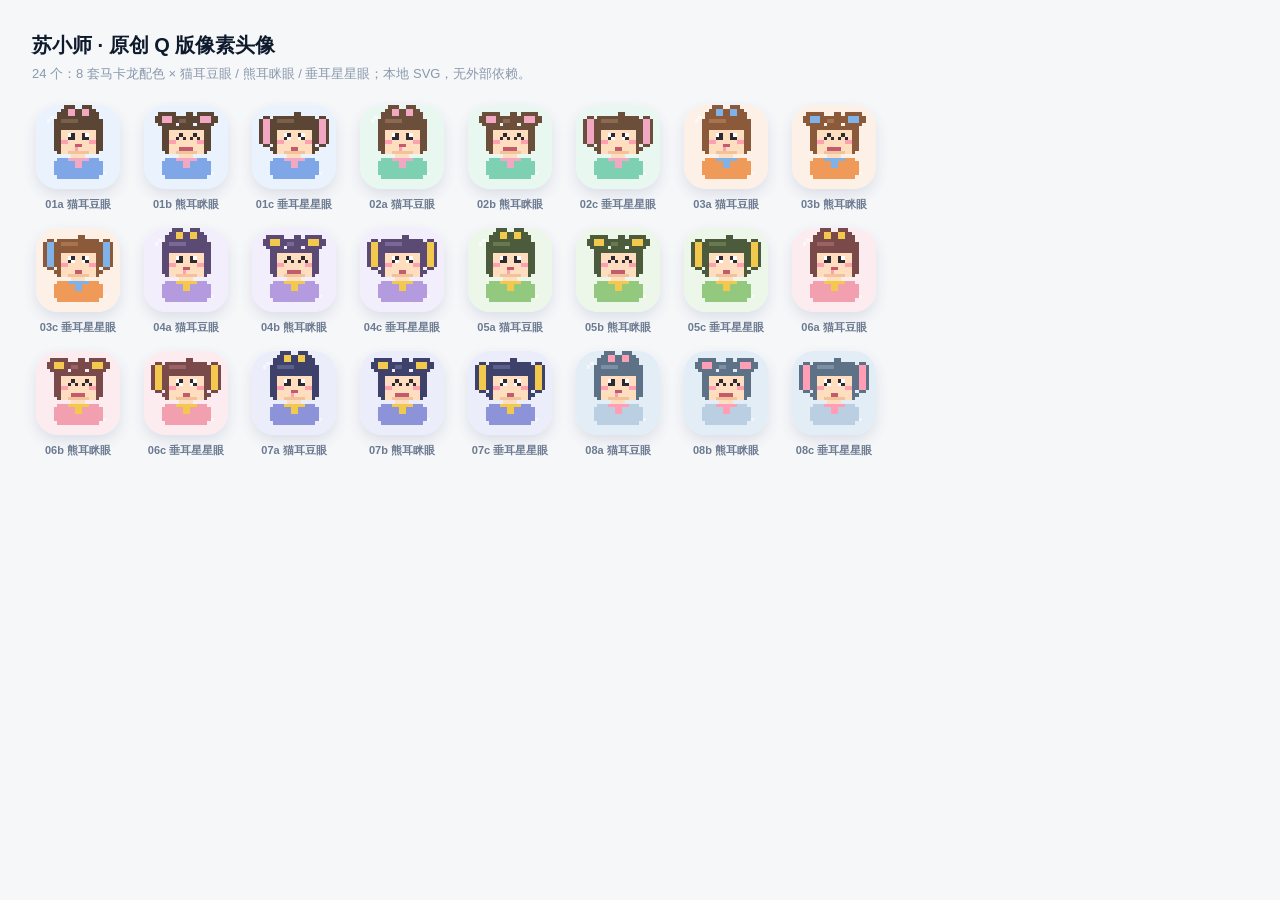
<file: web/static/img/avatars/preview.html>
<!DOCTYPE html>
<html lang="zh-CN">
<head>
<meta charset="utf-8">
<title>苏小师 · 原创像素头像</title>
<style>
  body { margin: 0; padding: 32px; font-family: "PingFang SC", "Microsoft YaHei", sans-serif; background: #f6f7f9; color: #0f1b2d; }
  h1 { font-size: 20px; margin: 0 0 6px; }
  .sub { color: #8a98ac; font-size: 13px; margin-bottom: 22px; }
  .grid { display: grid; grid-template-columns: repeat(8, 92px); gap: 16px; }
  .cell { text-align: center; }
  .cell img { width: 84px; height: 84px; border-radius: 22px; display: block; margin: 0 auto; box-shadow: 0 6px 14px rgba(31, 60, 110, .12); }
  .cell b { display: block; margin-top: 8px; font-size: 11px; color: #6b7a90; font-weight: 600; }
</style>
</head>
<body>
  <h1>苏小师 · 原创 Q 版像素头像</h1>
  <div class="sub">24 个：8 套马卡龙配色 × 猫耳豆眼 / 熊耳眯眼 / 垂耳星星眼；本地 SVG，无外部依赖。</div>
  <div class="grid">
    <div class="cell"><img src="avatar-01a.svg" alt=""><b>01a 猫耳豆眼</b></div>
    <div class="cell"><img src="avatar-01b.svg" alt=""><b>01b 熊耳眯眼</b></div>
    <div class="cell"><img src="avatar-01c.svg" alt=""><b>01c 垂耳星星眼</b></div>
    <div class="cell"><img src="avatar-02a.svg" alt=""><b>02a 猫耳豆眼</b></div>
    <div class="cell"><img src="avatar-02b.svg" alt=""><b>02b 熊耳眯眼</b></div>
    <div class="cell"><img src="avatar-02c.svg" alt=""><b>02c 垂耳星星眼</b></div>
    <div class="cell"><img src="avatar-03a.svg" alt=""><b>03a 猫耳豆眼</b></div>
    <div class="cell"><img src="avatar-03b.svg" alt=""><b>03b 熊耳眯眼</b></div>
    <div class="cell"><img src="avatar-03c.svg" alt=""><b>03c 垂耳星星眼</b></div>
    <div class="cell"><img src="avatar-04a.svg" alt=""><b>04a 猫耳豆眼</b></div>
    <div class="cell"><img src="avatar-04b.svg" alt=""><b>04b 熊耳眯眼</b></div>
    <div class="cell"><img src="avatar-04c.svg" alt=""><b>04c 垂耳星星眼</b></div>
    <div class="cell"><img src="avatar-05a.svg" alt=""><b>05a 猫耳豆眼</b></div>
    <div class="cell"><img src="avatar-05b.svg" alt=""><b>05b 熊耳眯眼</b></div>
    <div class="cell"><img src="avatar-05c.svg" alt=""><b>05c 垂耳星星眼</b></div>
    <div class="cell"><img src="avatar-06a.svg" alt=""><b>06a 猫耳豆眼</b></div>
    <div class="cell"><img src="avatar-06b.svg" alt=""><b>06b 熊耳眯眼</b></div>
    <div class="cell"><img src="avatar-06c.svg" alt=""><b>06c 垂耳星星眼</b></div>
    <div class="cell"><img src="avatar-07a.svg" alt=""><b>07a 猫耳豆眼</b></div>
    <div class="cell"><img src="avatar-07b.svg" alt=""><b>07b 熊耳眯眼</b></div>
    <div class="cell"><img src="avatar-07c.svg" alt=""><b>07c 垂耳星星眼</b></div>
    <div class="cell"><img src="avatar-08a.svg" alt=""><b>08a 猫耳豆眼</b></div>
    <div class="cell"><img src="avatar-08b.svg" alt=""><b>08b 熊耳眯眼</b></div>
    <div class="cell"><img src="avatar-08c.svg" alt=""><b>08c 垂耳星星眼</b></div>
  </div>
</body>
</html>
</file>
